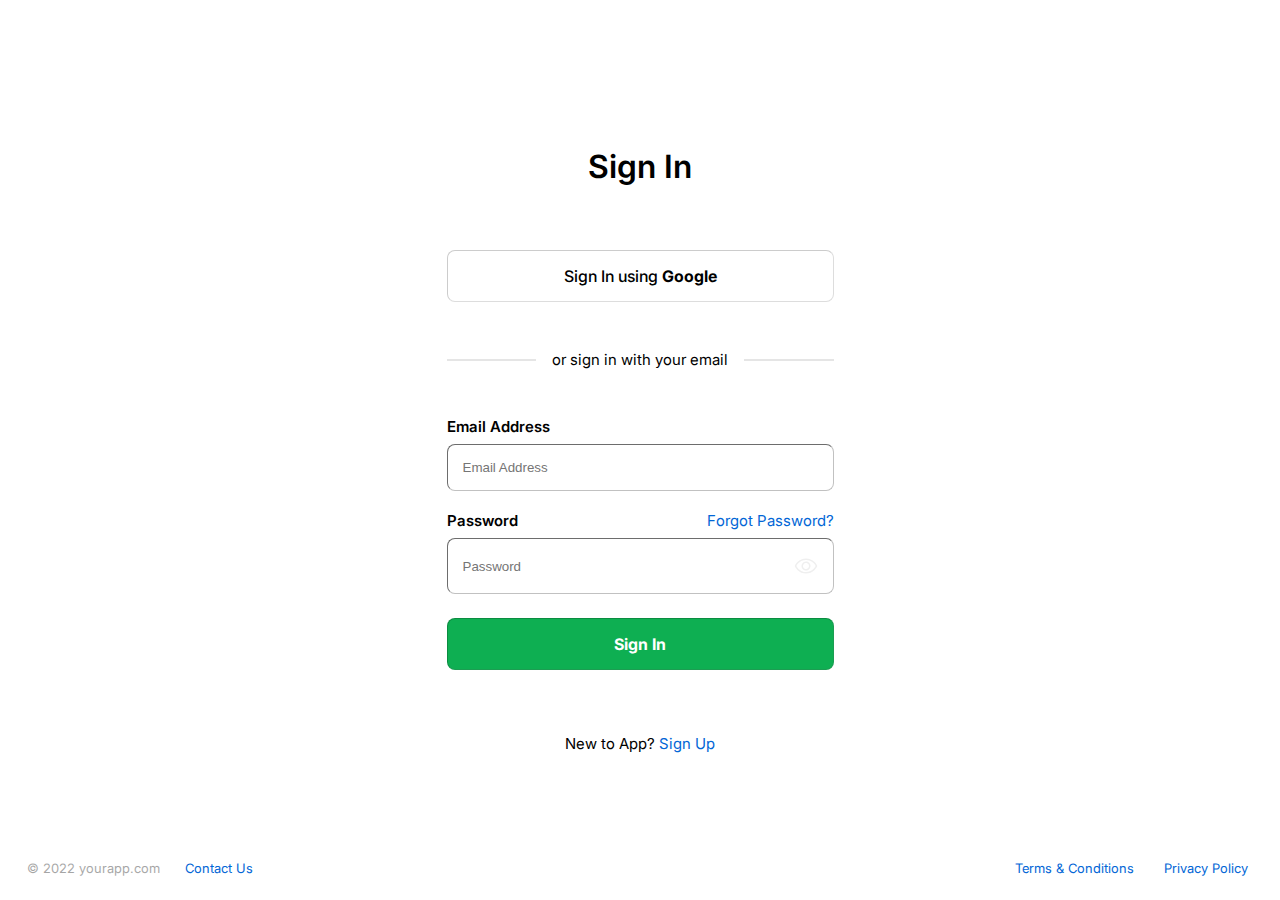
<file: Login Pages/Login-1/index.html>
<!DOCTYPE html>
<html lang="en">

<head>
    <meta charset="UTF-8">
    <meta name="viewport" content="width=device-width, initial-scale=1.0">
    <title>Login-1</title>
    <link rel="stylesheet" href="./css/style.css">
    <link rel="stylesheet" href="./css/media.css">
</head>

<body>
    <div class="screen">
        <div class="sign">
            <div class="sign-in">Sign In</div>
            <form class="form">
                <button class="google">
                    Sign In using <span>Google</span>
                </button>
                <div class="or-sign">
                    <div class="line"></div>
                    <div class="">or sign in with your email</div>
                    <div class="line"></div>
                </div>
                <div class="join">
                    <div class="label">
                        <label for="email">Email Address</label>
                        <div class="border">
                            <input type="email" id="email" placeholder="Email Address">
                        </div>
                    </div>
                    <div class="label">
                        <div class="between">
                            <label for="password">Password</label>
                            <a href="#" class="sign-up">Forgot Password?</a>
                        </div>
                        <div class="between border">
                            <input type="password" id="password" placeholder="Password">
                            <button class="click">
                                <img src="./img/eye.svg" alt="" class="start_img">
                                <img src="./img/no-eye.svg" alt="" class="active_img">
                            </button>
                        </div>
                    </div>
                    <button class="button-sign">Sign In</button>
                </div>
            </form>
            <div class="new">
                New to App?
                <a href="#" class="sign-up">Sign Up</a>
            </div>
        </div>
        <div class="bottom">
            <div class="link">
                <div class="yourapp">© 2022 yourapp.com</div>
                <a href="#" class="sign-up">Contact Us</a>
            </div>
            <div class="link">
                <a href="#" class="sign-up">Terms & Conditions</a>
                <a href="#" class="sign-up">Privacy Policy</a>
            </div>
        </div>
    </div>
</body>

</html>
</file>
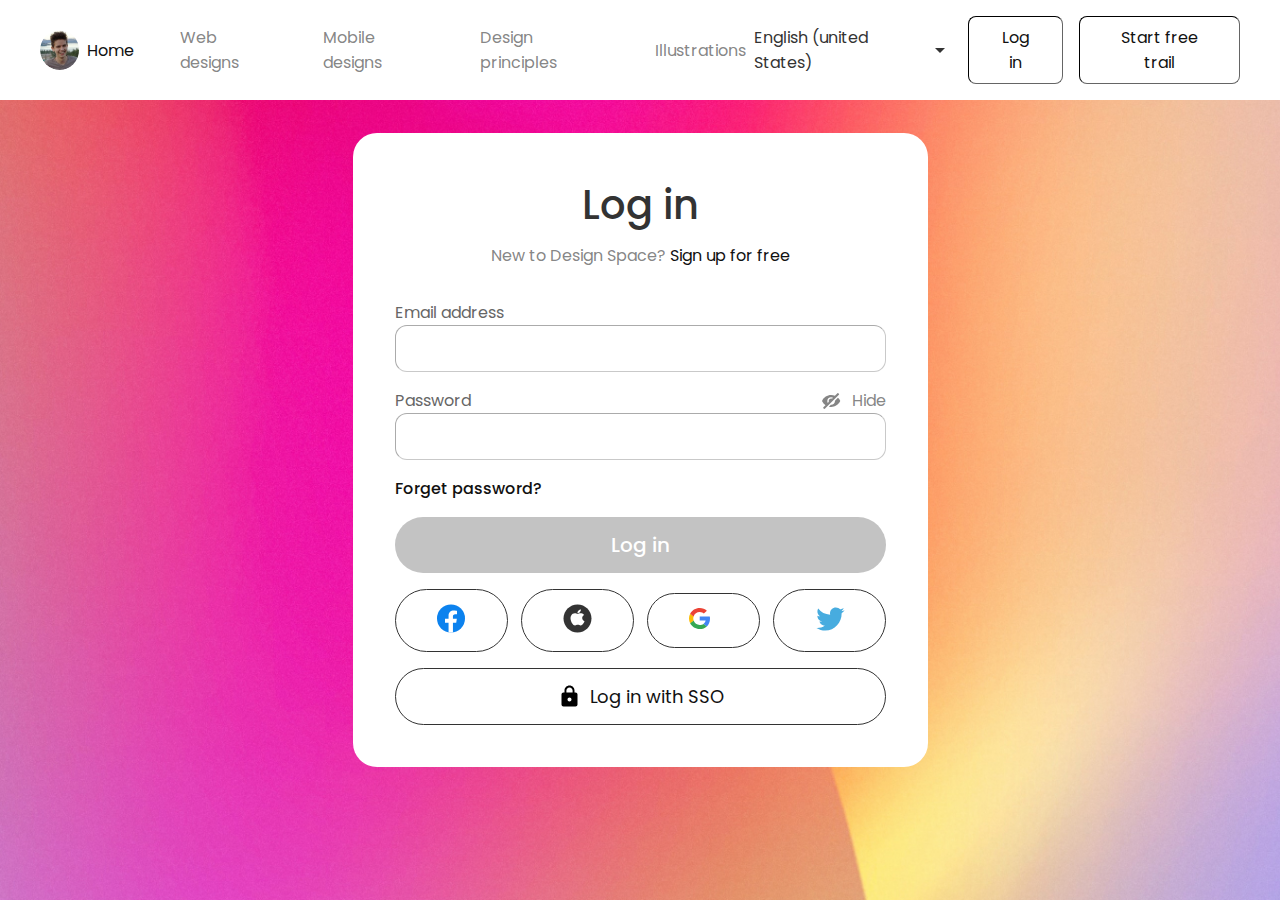
<file: Login Pages/Login-15/index.html>
<!DOCTYPE html>
<html lang="en">

<head>
    <meta charset="UTF-8">
    <meta name="viewport" content="width=device-width, initial-scale=1.0">
    <title>Login-9</title>
    <link rel="stylesheet" href="./css/style.css">
    <link rel="stylesheet" href="./css/media.css">
</head>

<body>
    <div class="screen">
        <div class="nav">
            <a href="#" class="logo"><img src="./img/logo.svg" alt=""></a>
            <div class="link md-none">
                <a href="#" class="dark">Home</a>
                <a href="#">Web designs</a>
                <a href="#">Mobile designs</a>
                <a href="#">Design principles</a>
                <a href="#">Illustrations</a>
            </div>
            <div class="button md-none">
                <div class="language">
                    English (united States)
                    <button class="img"><img src="./img/down.svg" alt=""></button>
                </div>
                <button class="log-in">Log in</button>
                <button class="log-in">Start free trail</button>
            </div>
            <a href="#" class="dark none">Home</a>
            <div class="none">
                <button><span></span></button>
            </div>
        </div>
        <div class="login">
            <div class="sign">
                <div class="title">
                    <div class="title__big">Log in</div>
                    <div class="title__small">New to Design Space? <a href="#">Sign up for free</a></div>
                </div>
                <form class="form">
                    <div class="input">
                        <label for="email">Email address</label>
                        <input type="email" id="email">
                    </div>
                    <div class="input">
                        <div class="between">
                            <label for="password">Password</label>
                            <button class="hide"><img src="./img/hide.svg" alt="">Hide</button>
                        </div>
                        <input type="password" id="password">
                    </div>
                    <a href="#" class="forget">Forget password?</a>
                    <button class="click">Log in</button>
                    <div class="social">
                        <a href="#" class="social__border"><img src="./img/facebook.svg" alt=""></a>
                        <a href="#" class="social__border"><img src="./img/apple.svg" alt=""></a>
                        <a href="#" class="social__border"><img src="./img/google.svg" alt=""></a>
                        <a href="#" class="social__border"><img src="./img/twitter.svg" alt=""></a>
                    </div>
                    <button class="lock">
                        <img src="./img/lock.svg" alt="">
                        Log in with SSO
                    </button>
                </form>
            </div>
        </div>
    </div>
</body>

</html>
</file>
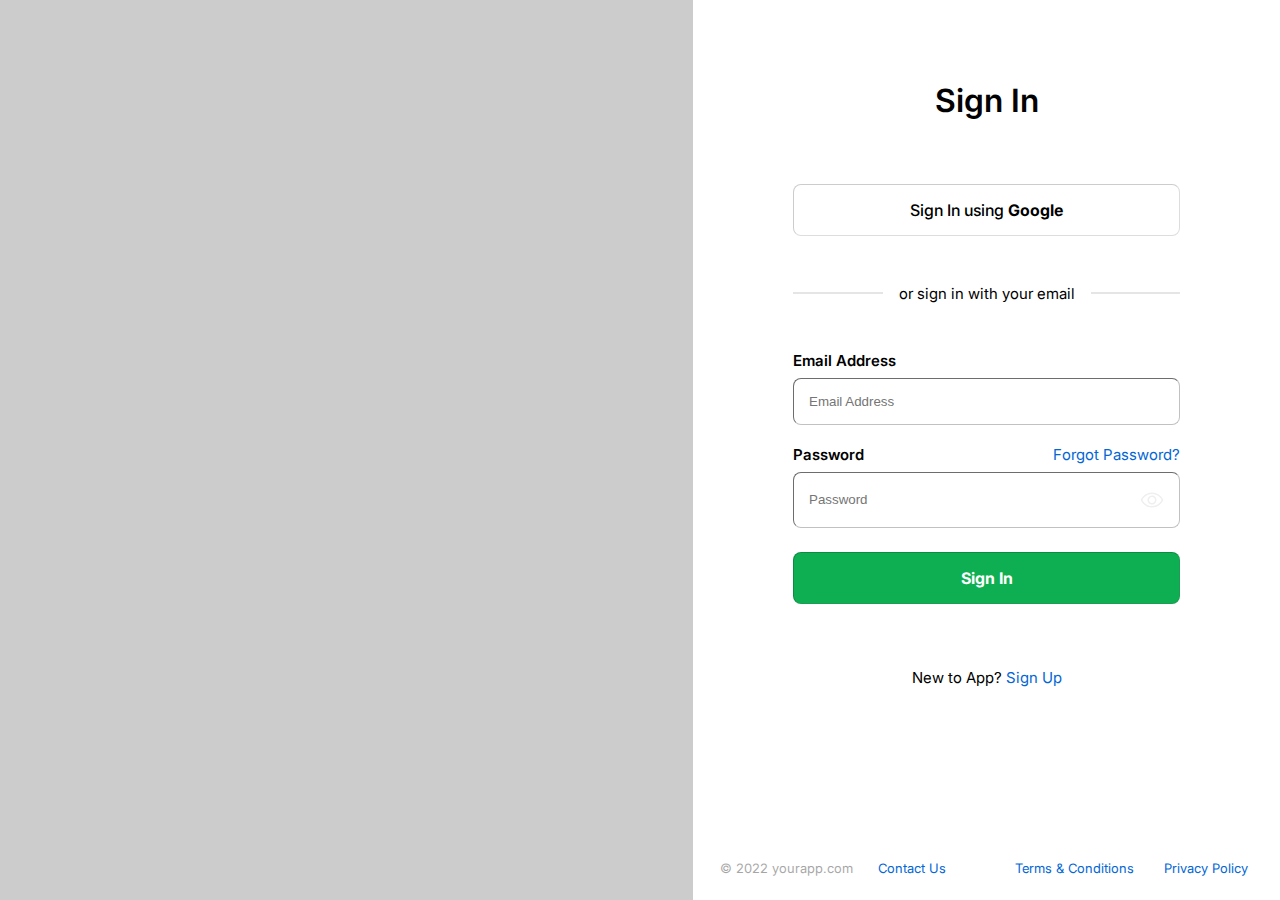
<file: Login Pages/Login-2/index.html>
<!DOCTYPE html>
<html lang="en">

<head>
    <meta charset="UTF-8">
    <meta name="viewport" content="width=device-width, initial-scale=1.0">
    <title>Login-2</title>
    <link rel="stylesheet" href="./css/style.css">
    <link rel="stylesheet" href="./css/media.css">
</head>

<body>
    <div class="login">
        <div class="screen">
            <div class="sign">
                <div class="sign-in">Sign In</div>
                <form class="form">
                    <button class="google">
                        Sign In using <span>Google</span>
                    </button>
                    <div class="or-sign">
                        <div class="line"></div>
                        <div class="">or sign in with your email</div>
                        <div class="line"></div>
                    </div>
                    <div class="join">
                        <div class="label">
                            <label for="email">Email Address</label>
                            <div class="border">
                                <input type="email" id="email" placeholder="Email Address">
                            </div>
                        </div>
                        <div class="label">
                            <div class="between">
                                <label for="password">Password</label>
                                <a href="#" class="sign-up">Forgot Password?</a>
                            </div>
                            <div class="between border">
                                <input type="password" id="password" placeholder="Password">
                                <button class="click">
                                    <img src="./img/eye.svg" alt="" class="start_img">
                                    <img src="./img/no-eye.svg" alt="" class="active_img">
                                </button>
                            </div>
                        </div>
                        <button class="button-sign">Sign In</button>
                    </div>
                </form>
                <div class="new">
                    New to App?
                    <a href="#" class="sign-up">Sign Up</a>
                </div>
            </div>
            <div class="bottom">
                <div class="link">
                    <div class="yourapp">© 2022 yourapp.com</div>
                    <a href="#" class="sign-up">Contact Us</a>
                </div>
                <div class="link">
                    <a href="#" class="sign-up">Terms & Conditions</a>
                    <a href="#" class="sign-up">Privacy Policy</a>
                </div>
            </div>
        </div>
    </div>
</body>

</html>
</file>
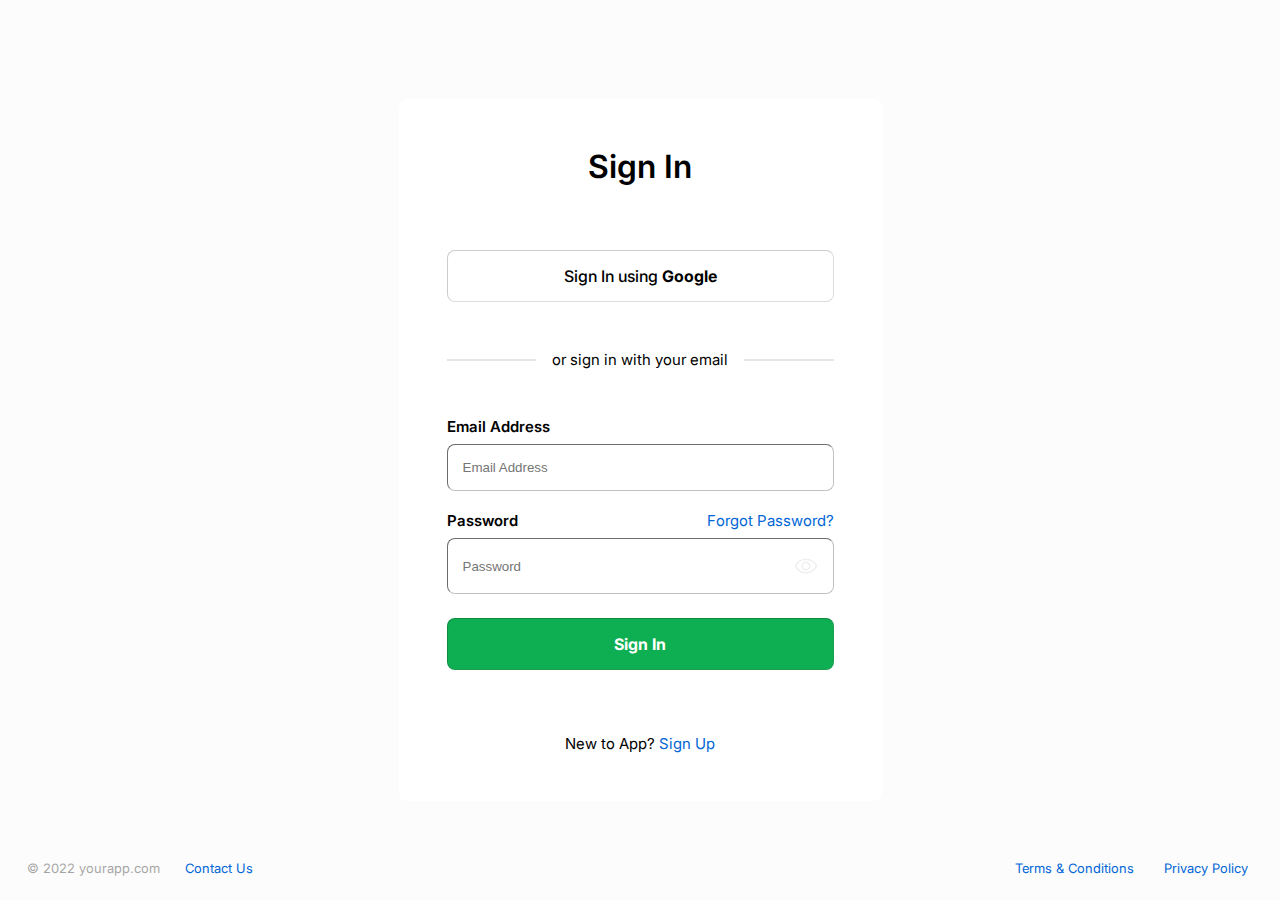
<file: Login Pages/Login-3/index.html>
<!DOCTYPE html>
<html lang="en">

<head>
    <meta charset="UTF-8">
    <meta name="viewport" content="width=device-width, initial-scale=1.0">
    <title>Login-3</title>
    <link rel="stylesheet" href="./css/style.css">
    <link rel="stylesheet" href="./css/media.css">
</head>

<body>
    <div class="screen">
        <div class="sign">
            <div class="sign-in">Sign In</div>
            <form class="form">
                <button class="google">
                    Sign In using <span>Google</span>
                </button>
                <div class="or-sign">
                    <div class="line"></div>
                    <div class="">or sign in with your email</div>
                    <div class="line"></div>
                </div>
                <div class="join">
                    <div class="label">
                        <label for="email">Email Address</label>
                        <div class="border">
                            <input type="email" id="email" placeholder="Email Address">
                        </div>
                    </div>
                    <div class="label">
                        <div class="between">
                            <label for="password">Password</label>
                            <a href="#" class="sign-up">Forgot Password?</a>
                        </div>
                        <div class="between border">
                            <input type="password" id="password" placeholder="Password">
                            <button class="click">
                                <img src="./img/eye.svg" alt="" class="start_img">
                                <img src="./img/no-eye.svg" alt="" class="active_img">
                            </button>
                        </div>
                    </div>
                    <button class="button-sign">Sign In</button>
                </div>
            </form>
            <div class="new">
                New to App?
                <a href="#" class="sign-up">Sign Up</a>
            </div>
        </div>
        <div class="bottom">
            <div class="link">
                <div class="yourapp">© 2022 yourapp.com</div>
                <a href="#" class="sign-up">Contact Us</a>
            </div>
            <div class="link">
                <a href="#" class="sign-up">Terms & Conditions</a>
                <a href="#" class="sign-up">Privacy Policy</a>
            </div>
        </div>
    </div>
</body>

</html>
</file>
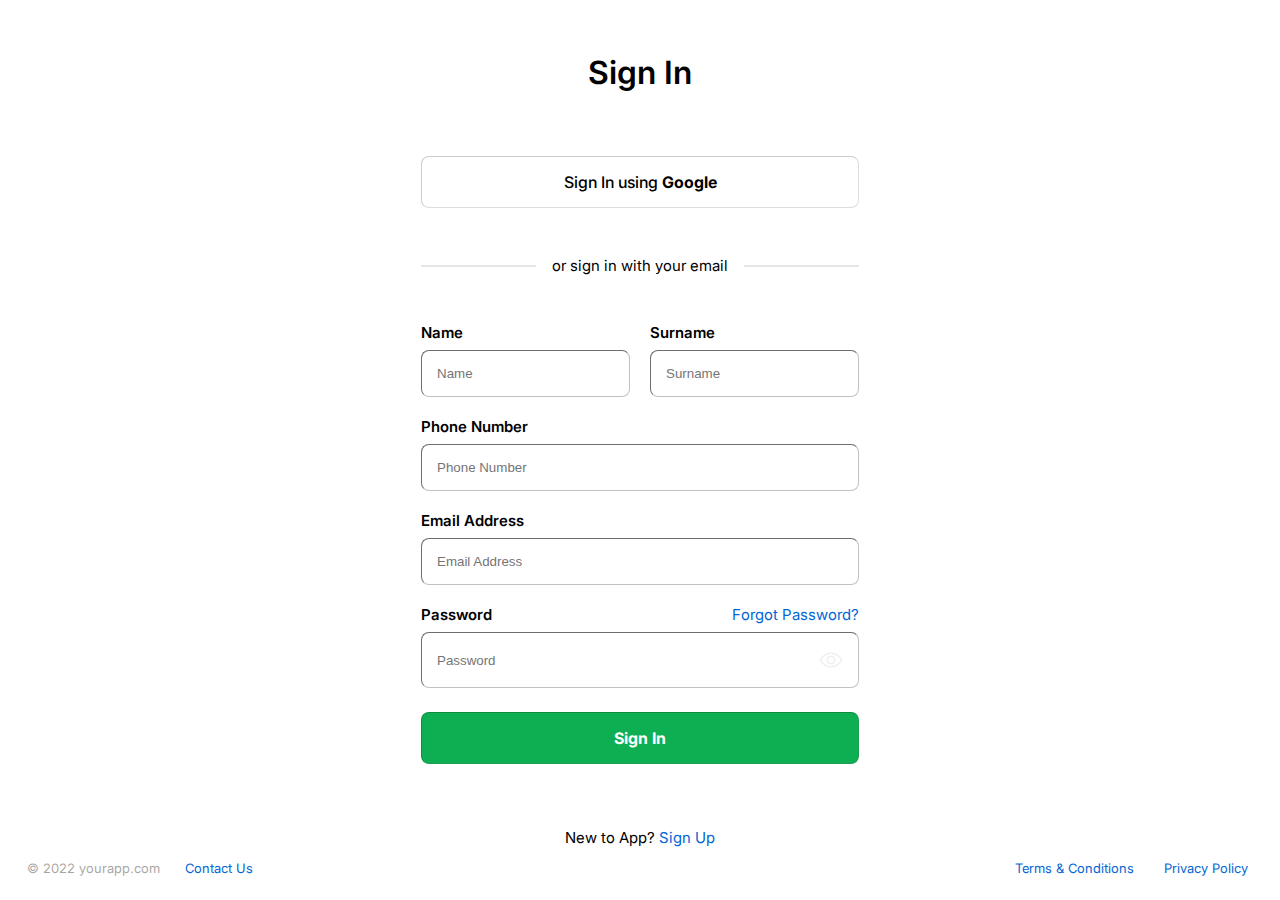
<file: Login Pages/Login-4/index.html>
<!DOCTYPE html>
<html lang="en">

<head>
    <meta charset="UTF-8">
    <meta name="viewport" content="width=device-width, initial-scale=1.0">
    <title>Login-4</title>
    <link rel="stylesheet" href="./css/style.css">
    <link rel="stylesheet" href="./css/media.css">
</head>

<body>
    <div class="screen">
        <div class="sign">
            <div class="sign-in">Sign In</div>
            <form class="form">
                <button class="google">
                    Sign In using <span>Google</span>
                </button>
                <div class="or-sign">
                    <div class="line"></div>
                    <div class="">or sign in with your email</div>
                    <div class="line"></div>
                </div>
                <div class="join">
                    <div class="surname">
                        <div class="label">
                            <label for="name">Name</label>
                            <div class="border">
                                <input type="text" id="name" placeholder="Name" required>
                            </div>
                        </div>
                        <div class="label">
                            <label for="surname">Surname</label>
                            <div class="border">
                                <input type="text" id="surname" placeholder="Surname" required>
                            </div>
                        </div>
                    </div>
                    <div class="label">
                        <label for="number">Phone Number</label>
                        <div class="border">
                            <input type="number" id="number" placeholder="Phone Number">
                        </div>
                    </div>
                    <div class="label">
                        <label for="email">Email Address</label>
                        <div class="border">
                            <input type="email" id="email" placeholder="Email Address">
                        </div>
                    </div>
                    <div class="label">
                        <div class="between">
                            <label for="password">Password</label>
                            <a href="#" class="sign-up">Forgot Password?</a>
                        </div>
                        <div class="between border">
                            <input type="password" id="password" placeholder="Password" required>
                            <button class="click">
                                <img src="./img/eye.svg" alt="" class="start_img">
                                <img src="./img/no-eye.svg" alt="" class="active_img">
                            </button>
                        </div>
                    </div>
                    <button class="button-sign">Sign In</button>
                </div>
            </form>
            <div class="new">
                New to App?
                <a href="#" class="sign-up">Sign Up</a>
            </div>
        </div>
        <div class="bottom">
            <div class="link">
                <div class="yourapp">© 2022 yourapp.com</div>
                <a href="#" class="sign-up">Contact Us</a>
            </div>
            <div class="link">
                <a href="#" class="sign-up">Terms & Conditions</a>
                <a href="#" class="sign-up">Privacy Policy</a>
            </div>
        </div>
    </div>
</body>

</html>
</file>
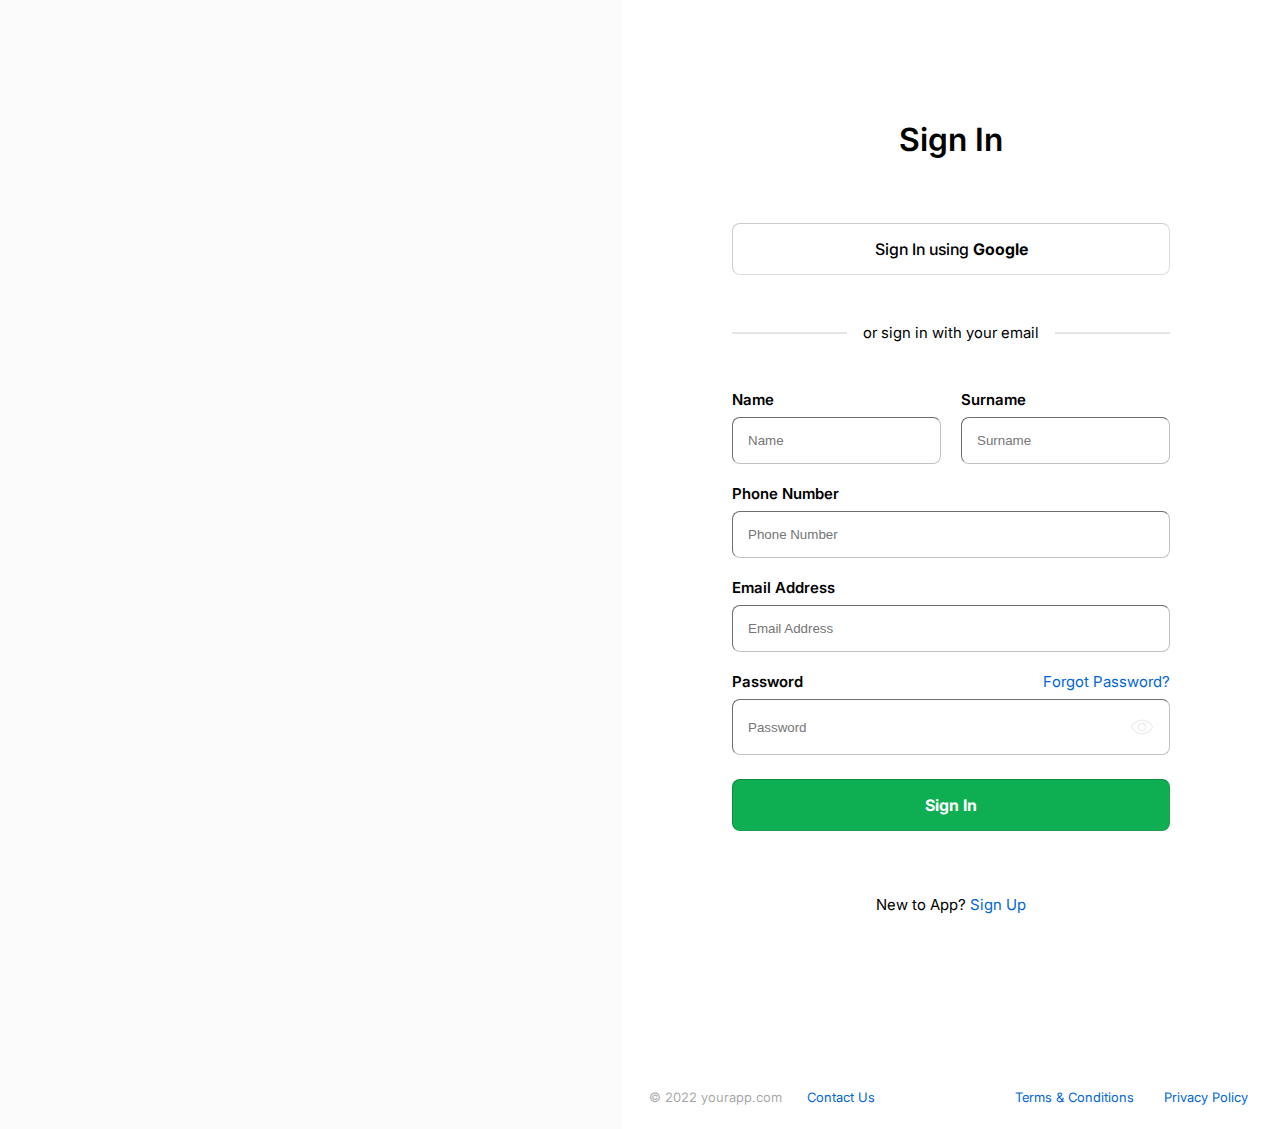
<file: Login Pages/Login-5/index.html>
<!DOCTYPE html>
<html lang="en">

<head>
    <meta charset="UTF-8">
    <meta name="viewport" content="width=device-width, initial-scale=1.0">
    <title>Login-5</title>
    <link rel="stylesheet" href="./css/style.css">
    <link rel="stylesheet" href="./css/media.css">
</head>

<body>
    <div class="login">
        <div class="screen">
            <div class="sign">
                <div class="sign-in">Sign In</div>
                <form class="form">
                    <button class="google">
                        Sign In using <span>Google</span>
                    </button>
                    <div class="or-sign">
                        <div class="line"></div>
                        <div class="">or sign in with your email</div>
                        <div class="line"></div>
                    </div>
                    <div class="join">
                        <div class="surname">
                            <div class="label">
                                <label for="name">Name</label>
                                <div class="border">
                                    <input type="text" id="name" placeholder="Name" required>
                                </div>
                            </div>
                            <div class="label">
                                <label for="surname">Surname</label>
                                <div class="border">
                                    <input type="text" id="surname" placeholder="Surname" required>
                                </div>
                            </div>
                        </div>
                        <div class="label">
                            <label for="number">Phone Number</label>
                            <div class="border">
                                <input type="number" id="number" placeholder="Phone Number">
                            </div>
                        </div>
                        <div class="label">
                            <label for="email">Email Address</label>
                            <div class="border">
                                <input type="email" id="email" placeholder="Email Address">
                            </div>
                        </div>
                        <div class="label">
                            <div class="between">
                                <label for="password">Password</label>
                                <a href="#" class="sign-up">Forgot Password?</a>
                            </div>
                            <div class="between border">
                                <input type="password" id="password" placeholder="Password" required>
                                <button class="click">
                                    <img src="./img/eye.svg" alt="" class="start_img">
                                    <img src="./img/no-eye.svg" alt="" class="active_img">
                                </button>
                            </div>
                        </div>
                        <button class="button-sign">Sign In</button>
                    </div>
                </form>
                <div class="new">
                    New to App?
                    <a href="#" class="sign-up">Sign Up</a>
                </div>
            </div>
            <div class="bottom">
                <div class="link">
                    <div class="yourapp">© 2022 yourapp.com</div>
                    <a href="#" class="sign-up">Contact Us</a>
                </div>
                <div class="link">
                    <a href="#" class="sign-up">Terms & Conditions</a>
                    <a href="#" class="sign-up">Privacy Policy</a>
                </div>
            </div>
        </div>
    </div>
</body>

</html>
</file>
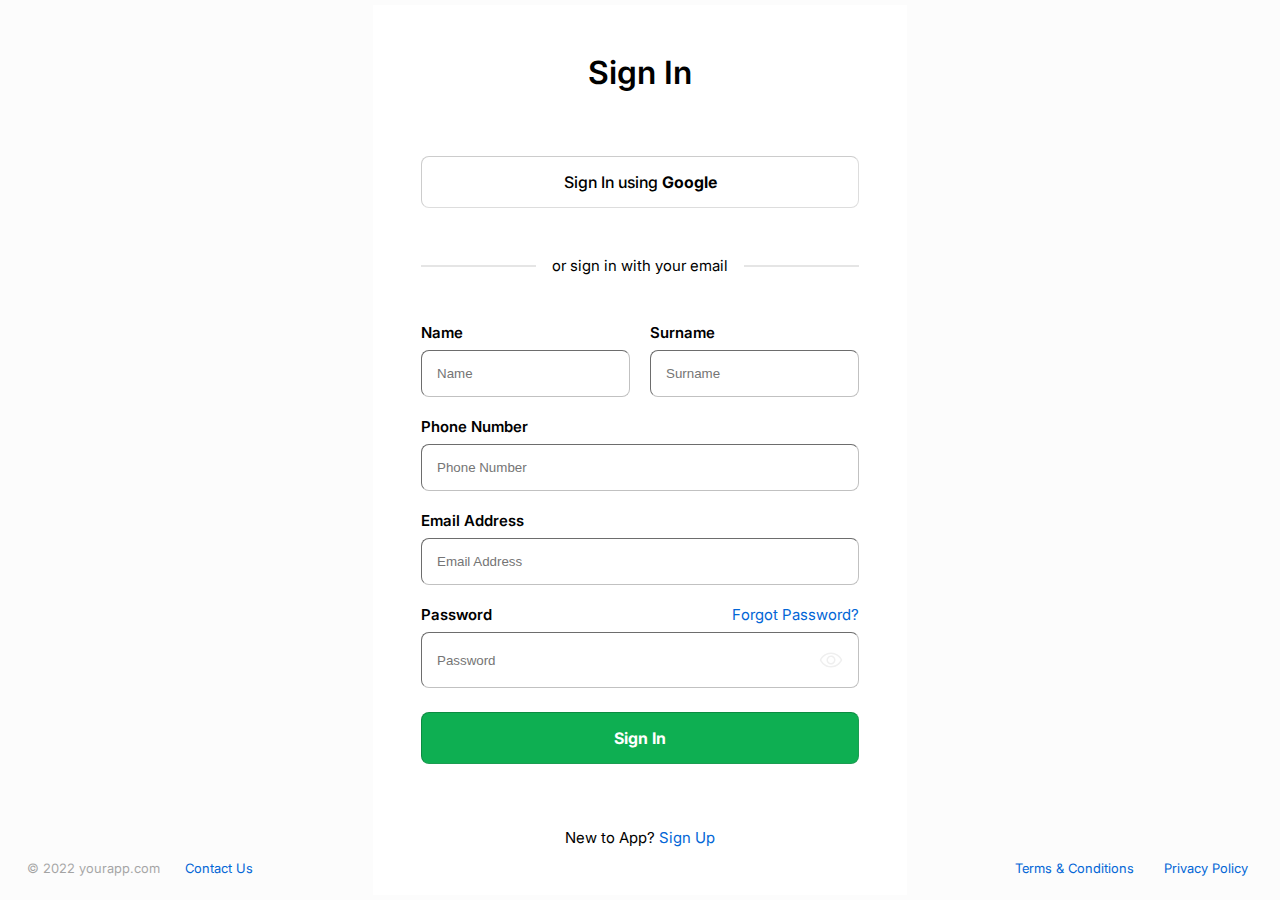
<file: Login Pages/Login-6/index.html>
<!DOCTYPE html>
<html lang="en">

<head>
    <meta charset="UTF-8">
    <meta name="viewport" content="width=device-width, initial-scale=1.0">
    <title>Login-6</title>
    <link rel="stylesheet" href="./css/style.css">
    <link rel="stylesheet" href="./css/media.css">
</head>

<body>
    <div class="screen">
        <div class="sign">
            <div class="sign-in">Sign In</div>
            <form class="form">
                <button class="google">
                    Sign In using <span>Google</span>
                </button>
                <div class="or-sign">
                    <div class="line"></div>
                    <div class="">or sign in with your email</div>
                    <div class="line"></div>
                </div>
                <div class="join">
                    <div class="surname">
                        <div class="label">
                            <label for="name">Name</label>
                            <div class="border">
                                <input type="text" id="name" placeholder="Name" required>
                            </div>
                        </div>
                        <div class="label">
                            <label for="surname">Surname</label>
                            <div class="border">
                                <input type="text" id="surname" placeholder="Surname" required>
                            </div>
                        </div>
                    </div>
                    <div class="label">
                        <label for="number">Phone Number</label>
                        <div class="border">
                            <input type="number" id="number" placeholder="Phone Number">
                        </div>
                    </div>
                    <div class="label">
                        <label for="email">Email Address</label>
                        <div class="border">
                            <input type="email" id="email" placeholder="Email Address">
                        </div>
                    </div>
                    <div class="label">
                        <div class="between">
                            <label for="password">Password</label>
                            <a href="#" class="sign-up">Forgot Password?</a>
                        </div>
                        <div class="between border">
                            <input type="password" id="password" placeholder="Password" required>
                            <button class="click">
                                <img src="./img/eye.svg" alt="" class="start_img">
                                <img src="./img/no-eye.svg" alt="" class="active_img">
                            </button>
                        </div>
                    </div>
                    <button class="button-sign">Sign In</button>
                </div>
            </form>
            <div class="new">
                New to App?
                <a href="#" class="sign-up">Sign Up</a>
            </div>
        </div>
        <div class="bottom">
            <div class="link">
                <div class="yourapp">© 2022 yourapp.com</div>
                <a href="#" class="sign-up">Contact Us</a>
            </div>
            <div class="link">
                <a href="#" class="sign-up">Terms & Conditions</a>
                <a href="#" class="sign-up">Privacy Policy</a>
            </div>
        </div>
    </div>
</body>

</html>
</file>
<file: Login Pages/Login-1/css/style.css>
@font-face {
  font-family: "bold";
  src: url("../font/bold.ttf");
}
@font-face {
  font-family: "medium";
  src: url("../font/medium.ttf");
}
@font-face {
  font-family: "regular";
  src: url("../font/regular.ttf");
}
@font-face {
  font-family: "semibold";
  src: url("../font/semibold.ttf");
}
* {
  padding: 0;
  margin: 0;
  box-sizing: border-box;
}
.screen {
  font-family: "regular";
  height: 100svh;
  width: auto;
  background: #fff;
  display: flex;
  align-items: center;
  justify-content: center;
  position: relative;
  user-select: none;
  color: #000;
}
.bottom {
  position: absolute;
  bottom: 0;
  left: 0;
  right: 0;
  padding: 12px 27px;
  display: flex;
  align-items: center;
  justify-content: space-between;
}
.bottom .link {
  display: flex;
  align-items: center;
  gap: 20px;
}
.link .yourapp {
  font-size: 13px;
  opacity: 35%;
}
.link .sign-up {
  font-size: 13px;
  padding: 12px 5px;
  text-decoration: none;
}
.link .sign-up:hover {
  text-decoration: underline;
}
.sign {
  display: flex;
  flex-direction: column;
  align-items: center;
  gap: 64px;
}
.sign .sign-in {
  font-family: "semibold";
  font-size: 32px;
}
.sign .new {
  font-size: 15px;
}
.form {
  display: flex;
  flex-direction: column;
  gap: 48px;
}
.form .google {
  padding: 15px 116px;
  border: 1px inset rgba(0, 0, 0, 0.2);
  border-radius: 8px;
  background: transparent;
  font-family: "medium";
  font-size: 16px;
}
.form .google span {
  font-family: "bold";
}
.form .google:hover {
  background: #f5f5f5;
}
.form .or-sign {
  font-size: 15px;
  display: flex;
  align-items: center;
  gap: 16px;
}
.or-sign .line {
  width: 100%;
  height: 1px;
  border: 1px solid rgba(0, 0, 0, 0.1);
  flex: 1;
}
.join {
  display: flex;
  flex-direction: column;
  gap: 20px;
}
.join .button-sign {
  background: #0eaf52;
  border: 1px inset rgba(0, 0, 0, 0.2);
  border-radius: 8px;
  color: #fff;
  padding: 15px 0;
  font-family: "bold";
  font-size: 16px;
  margin-top: 4px;
}
.join .button-sign:hover {
  box-shadow: 0px 1px 3px 0px rgba(0, 0, 0, 0.15);
  border: 1px inset transparent;
}
.join .label label {
  display: flex;
  flex-direction: column;
  gap: 8px;
  font-family: "semibold";
  font-size: 15px;
}
.label {
  display: flex;
  flex-direction: column;
  gap: 8px;
}
.label .between {
  display: flex;
  align-items: center;
  justify-content: space-between;
}
.click {
  border: unset;
  background: unset;
  display: flex;
  align-items: center;
  justify-content: center;
  padding: 15px;
}
.click img {
  width: 24px;
  height: 24px;
}
.border {
  border-radius: 8px;
  border: 1px inset #c1c1c1;
  overflow: hidden;
}
.border input {
  padding: 15px 15px;
  width: 100%;
  background: transparent;
  outline: unset;
  border: unset;
}
button {
  cursor: pointer;
}
.sign-up {
  color: #0266d6;
  font-size: 15px;
  text-decoration: none;
}
.sign-up:hover {
  text-decoration: underline;
}
.active_img {
  display: none;
}
.click:focus .active_img {
  display: block;
}
.click:focus .start_img {
  display: none;
}
</file>
<file: Login Pages/Login-1/css/media.css>
@media (max-width: 500px) {
  .bottom {
    flex-direction: column;
  }
  .screen .bottom a {
    text-decoration: underline;
  }
  .screen a {
    text-decoration: underline;
  }
}
</file>
<file: Login Pages/Login-15/css/style.css>
* {
  padding: 0;
  margin: 0;
  box-sizing: border-box;
}
@font-face {
  font-family: "avenir-book";
  src: url("../font/avenir-book.ttf");
}
@font-face {
  font-family: "avenir-medium";
  src: url("../font/avenir-medium.ttf");
}
@font-face {
  font-family: "avenir-roman";
  src: url("../font/avenir-roman.otf");
}
@font-face {
  font-family: "p-light";
  src: url("../font/p-light.ttf");
}
@font-face {
  font-family: "p-medium";
  src: url("../font/p-medium.ttf");
}
@font-face {
  font-family: "p-regular";
  src: url("../font/p-regular.ttf");
}
@font-face {
  font-family: "p-semibold";
  src: url("../font/p-semibold.ttf");
}
.screen {
  width: 100%;
  height: 100svh;
  user-select: none;
}
.nav {
  position: fixed;
  top: 0;
  right: 0;
  left: 0;
  background: #fff;
  padding: 16px 40px;
  display: flex;
  align-items: center;
  justify-content: space-between;
}
.logo {
  width: 40px;
  height: 40px;
  border-radius: 50%;
  overflow: hidden;
}
.logo:hover {
  box-shadow: 0px 0px 10px 4px rgba(0, 0, 0, 0.3);
}
.link {
  display: flex;
  align-items: center;
  gap: 30px;
}
.link .dark {
  color: #111111;
}
.link a {
  font-family: "p-regular";
  font-size: 16px;
  color: rgba(102, 102, 102, 0.8);
  text-decoration: none;
  padding: 8px;
}
.link a:hover {
  color: #111111;
}
.button {
  display: flex;
  align-items: center;
  gap: 16px;
}
.button .language {
  display: flex;
  align-items: center;
  gap: 2px;
  font-family: "p-regular";
  font-size: 16px;
  color: #333333;
}
.button .language .img {
  border: unset;
  display: flex;
  align-items: center;
  justify-content: center;
}
.button .log-in {
  border: 1px inset #111111;
  border-radius: 8px;
  padding: 8px 25px;
  font-family: "p-regular";
  font-size: 16px;
  color: #111111;
  transition: background linear 0.2s;
}
.button .log-in:hover {
  background: #111111;
  color: #fff;
}
button {
  cursor: pointer;
  background: unset;
}
.login {
  background-image: url(../img/login.jpg);
  background-position: center center;
  background-size: cover;
  width: 100%;
  height: 100%;
  display: flex;
  align-items: center;
  justify-content: center;
}
.sign {
  background: #fff;
  padding: 42px;
  border-radius: 24px;
  display: flex;
  flex-direction: column;
  align-items: center;
  gap: 32px;
}
.sign .title {
  display: flex;
  flex-direction: column;
  align-items: center;
  gap: 8px;
}
.sign .title__big {
  font-family: "p-medium";
  font-size: 40px;
  color: #333333;
}
.sign .title__small {
  color: rgba(102, 102, 102, 0.8);
  font-family: "p-regular";
  font-size: 16px;
}
.sign .title__small a {
  font-family: "p-regular";
  color: #111111;
  text-decoration: none;
}
.sign .title__small a:hover {
  text-decoration: underline;
}
.form {
  display: flex;
  flex-direction: column;
  gap: 16px;
  width: 100%;
}
.input {
  width: 100%;
}
.input label {
  display: block;
  color: #666666;
  font-family: "p-regular";
  font-size: 16px;
}
.input input {
  width: 100%;
  border: 1px inset rgba(102, 102, 102, 0.35);
  border-radius: 12px;
  padding: 15px;
  outline: unset;
}
.input input:focus {
  border: 1px inset #111111;
}
.between {
  display: flex;
  align-items: center;
  justify-content: space-between;
}
.between .hide {
  display: flex;
  align-items: center;
  gap: 8px;
  border: unset;
  background: transparent;
  color: rgba(102, 102, 102, 0.8);
  font-family: "p-regular";
  font-size: 16px;
}
.between .hide:hover {
  color: #111111;
}
.between .hide:hover img {
  filter: brightness(0) invert(0);
}
.forget {
  font-family: "p-medium";
  font-size: 16px;
  color: #111111;
  text-decoration: none;
  display: block;
  width: fit-content;
}
.forget:hover {
  text-decoration: underline;
}
.click {
  border-radius: 32px;
  background: rgba(17, 17, 17, 0.25);
  padding: 13px 210px;
  border: unset;
  font-family: "p-medium";
  font-size: 20px;
  color: #fff;
  transition: background linear 0.2s;
}
.click:hover {
  background: #333333;
}
.social {
  display: grid;
  grid-template-columns: repeat(4, 1fr);
  align-items: center;
  gap: 13px;
}
.social__border {
  border-radius: 40px;
  border: 1px solid #333333;
  padding: 12px 39px;
  display: block;
}
.social__border:hover {
  background: rgba(17, 17, 17, 0.25);
  border: 1px solid rgba(17, 17, 17, 0.25);
}
.lock {
  display: flex;
  align-items: center;
  justify-content: center;
  gap: 8px;
  border-radius: 32px;
  border: 1px solid #333333;
  padding: 14px 0;
  width: 100%;
  font-family: 'p-regular';
  font-size: 18px;
  color: #111111;
}
.lock:hover {
  background: rgba(17, 17, 17, 0.25);
  border: 1px solid rgba(17, 17, 17, 0.25);
  color: #fff;
}
.none {
  display: none;
}
</file>
<file: Login Pages/Login-15/css/media.css>
@media (max-width: 1024px) {
  .none {
    display: block;
  }
  .none button {
    display: flex;
    flex-direction: column;
    gap: 5px;
    border: unset;
    background: transparent;
  }
  .none button::after,
  .none button::before {
    content: "";
    width: 25px;
    height: 4px;
    background: #111111;
    border-radius: 16px;
  }
  .none span {
    width: 25px;
    height: 4px;
    background: rgba(17, 17, 17, 0.25);
    border-radius: 16px;
  }
  .md-none {
    display: none;
  }
  .nav {
    padding: 16px 60px;
  }
  .dark {
    font-family: 'p-regular';
    font-size: 16px;
    color: #111111;
    text-decoration: none;
  }
  .dark:hover {
    text-decoration: underline;
  }
}
@media (max-width: 500px) {
  .click {
    padding: 13px 100px;
  }
  .sign {
    padding: 20px;
  }
  .social {
    grid-template-columns: repeat(2, 1fr);
    gap: 10px;
  }
  .social__border {
    padding: 12px 20px;
    display: flex;
    align-items: center;
    justify-content: center;
  }
  .sign .title__big {
    font-size: 30px;
  }
}
</file>
<file: Login Pages/Login-2/css/style.css>
@font-face {
    font-family: "bold";
    src: url("../font/bold.ttf");
}
@font-face {
    font-family: "medium";
    src: url("../font/medium.ttf");
}
@font-face {
    font-family: "regular";
    src: url("../font/regular.ttf");
}
@font-face {
    font-family: "semibold";
    src: url("../font/semibold.ttf");
}
* {
    padding: 0;
    margin: 0;
    box-sizing: border-box;
}
.login {
    background: #ccc;
    display: flex;
    align-items: right;
    justify-content: right;
}
.screen {
    font-family: "regular";
    height: 100svh;
    width: auto;
    background: #fff;
    display: flex;
    align-items: center;
    justify-content: center;
    position: relative;
    user-select: none;
    color: #000;
    padding: 120px 100px 253px 100px;
}
.bottom {
    position: absolute;
    bottom: 0;
    left: 0;
    right: 0;
    padding: 12px 27px;
    display: flex;
    align-items: center;
    justify-content: space-between;
}
.bottom .link {
    display: flex;
    align-items: center;
    gap: 20px;
}
.link .yourapp {
    font-size: 13px;
    opacity: 35%;
}
.link .sign-up {
    font-size: 13px;
    padding: 12px 5px;
    text-decoration: none;
}
.link .sign-up:hover {
    text-decoration: underline;
}
.sign {
    display: flex;
    flex-direction: column;
    align-items: center;
    gap: 64px;
}
.sign .sign-in {
    font-family: "semibold";
    font-size: 32px;
}
.sign .new {
    font-size: 15px;
}
.form {
    display: flex;
    flex-direction: column;
    gap: 48px;
}
.form .google {
    padding: 15px 116px;
    border: 1px inset rgba(0, 0, 0, 0.2);
    border-radius: 8px;
    background: transparent;
    font-family: "medium";
    font-size: 16px;
}
.form .google span {
    font-family: "bold";
}
.form .google:hover {
    background: #f5f5f5;
}
.form .or-sign {
    font-size: 15px;
    display: flex;
    align-items: center;
    gap: 16px;
}
.or-sign .line {
    width: 100%;
    height: 1px;
    border: 1px solid rgba(0, 0, 0, 0.1);
    flex: 1;
}
.join {
    display: flex;
    flex-direction: column;
    gap: 20px;
}
.join .button-sign {
    background: #0eaf52;
    border: 1px inset rgba(0, 0, 0, 0.2);
    border-radius: 8px;
    color: #fff;
    padding: 15px 0;
    font-family: "bold";
    font-size: 16px;
    margin-top: 4px;
}
.join .button-sign:hover {
    box-shadow: 0px 1px 3px 0px rgba(0, 0, 0, 0.15);
    border: 1px inset transparent;
}
.join .label label {
    display: flex;
    flex-direction: column;
    gap: 8px;
    font-family: "semibold";
    font-size: 15px;
}
.label {
    display: flex;
    flex-direction: column;
    gap: 8px;
}
.label .between {
    display: flex;
    align-items: center;
    justify-content: space-between;
}
.click {
    border: unset;
    background: unset;
    display: flex;
    align-items: center;
    justify-content: center;
    padding: 15px;
}
.click img {
    width: 24px;
    height: 24px;
}
.border {
    border-radius: 8px;
    border: 1px inset #c1c1c1;
    overflow: hidden;
}
.border input {
    padding: 15px 15px;
    width: 100%;
    background: transparent;
    outline: unset;
    border: unset;
}
button {
    cursor: pointer;
}
.active_img {
    display: none;
}
.click:focus .active_img {
    display: block;
}
.click:focus .start_img {
    display: none;
}
.sign-up {
    color: #0266d6;
    font-size: 15px;
    text-decoration: none;
}
.sign-up:hover {
    text-decoration: underline;
}
</file>
<file: Login Pages/Login-2/css/media.css>
@media (max-width: 500px) {
  .bottom {
    flex-direction: column;
  }
  .screen .bottom a {
    text-decoration: underline;
  }
  .screen a {
    text-decoration: underline;
  }
  .login {
    display: block;
  }
  .screen {
    padding: 0;
  }
}
</file>
<file: Login Pages/Login-3/css/style.css>
@font-face {
  font-family: "bold";
  src: url("../font/bold.ttf");
}
@font-face {
  font-family: "medium";
  src: url("../font/medium.ttf");
}
@font-face {
  font-family: "regular";
  src: url("../font/regular.ttf");
}
@font-face {
  font-family: "semibold";
  src: url("../font/semibold.ttf");
}
* {
  padding: 0;
  margin: 0;
  box-sizing: border-box;
}
.screen {
  font-family: "regular";
  height: 100svh;
  width: auto;
  background: #FCFCFC;
  display: flex;
  align-items: center;
  justify-content: center;
  position: relative;
  user-select: none;
  color: #000;
}
.bottom {
  position: absolute;
  bottom: 0;
  left: 0;
  right: 0;
  padding: 12px 27px;
  display: flex;
  align-items: center;
  justify-content: space-between;
}
.bottom .link {
  display: flex;
  align-items: center;
  gap: 20px;
}
.link .yourapp {
  font-size: 13px;
  opacity: 35%;
}
.link .sign-up {
  font-size: 13px;
  padding: 12px 5px;
  text-decoration: none;
}
.link .sign-up:hover {
  text-decoration: underline;
}
.sign {
  display: flex;
  flex-direction: column;
  align-items: center;
  gap: 64px;
  background: #fff;
  padding: 48px;
  border-radius: 8px;
}
.sign .sign-in {
  font-family: "semibold";
  font-size: 32px;
}
.sign .new {
  font-size: 15px;
}
.form {
  display: flex;
  flex-direction: column;
  gap: 48px;
}
.form .google {
  padding: 15px 116px;
  border: 1px inset rgba(0, 0, 0, 0.2);
  border-radius: 8px;
  background: transparent;
  font-family: "medium";
  font-size: 16px;
}
.form .google span {
  font-family: "bold";
}
.form .google:hover {
  background: #f5f5f5;
}
.form .or-sign {
  font-size: 15px;
  display: flex;
  align-items: center;
  gap: 16px;
}
.or-sign .line {
  width: 100%;
  height: 1px;
  border: 1px solid rgba(0, 0, 0, 0.1);
  flex: 1;
}
.join {
  display: flex;
  flex-direction: column;
  gap: 20px;
}
.join .button-sign {
  background: #0eaf52;
  border: 1px inset rgba(0, 0, 0, 0.2);
  border-radius: 8px;
  color: #fff;
  padding: 15px 0;
  font-family: "bold";
  font-size: 16px;
  margin-top: 4px;
}
.join .button-sign:hover {
  box-shadow: 0px 1px 3px 0px rgba(0, 0, 0, 0.15);
  border: 1px inset transparent;
}
.join .label label {
  display: flex;
  flex-direction: column;
  gap: 8px;
  font-family: "semibold";
  font-size: 15px;
}
.label {
  display: flex;
  flex-direction: column;
  gap: 8px;
}
.label .between {
  display: flex;
  align-items: center;
  justify-content: space-between;
}
.click {
  border: unset;
  background: unset;
  display: flex;
  align-items: center;
  justify-content: center;
  padding: 15px;
}
.click img {
  width: 24px;
  height: 24px;
}
.border {
  border-radius: 8px;
  border: 1px inset #c1c1c1;
  overflow: hidden;
}
.border input {
  padding: 15px 15px;
  width: 100%;
  background: transparent;
  outline: unset;
  border: unset;
}
button {
  cursor: pointer;
}
.sign-up {
  color: #0266d6;
  font-size: 15px;
  text-decoration: none;
}
.sign-up:hover {
  text-decoration: underline;
}
.active_img {
  display: none;
}
.click:focus .active_img {
  display: block;
}
.click:focus .start_img {
  display: none;
}
</file>
<file: Login Pages/Login-3/css/media.css>
@media (max-width: 500px) {
  .bottom {
    flex-direction: column;
  }
  .screen .bottom a {
    text-decoration: underline;
  }
  .screen a {
    text-decoration: underline;
  }
}
</file>
<file: Login Pages/Login-4/css/style.css>
@font-face {
  font-family: "bold";
  src: url("../font/bold.ttf");
}
@font-face {
  font-family: "medium";
  src: url("../font/medium.ttf");
}
@font-face {
  font-family: "regular";
  src: url("../font/regular.ttf");
}
@font-face {
  font-family: "semibold";
  src: url("../font/semibold.ttf");
}
* {
  padding: 0;
  margin: 0;
  box-sizing: border-box;
}
.screen {
  font-family: "regular";
  height: 100svh;
  width: auto;
  background: #fff;
  display: flex;
  align-items: center;
  justify-content: center;
  position: relative;
  user-select: none;
  color: #000;
}
.bottom {
  position: absolute;
  bottom: 0;
  left: 0;
  right: 0;
  padding: 12px 27px;
  display: flex;
  align-items: center;
  justify-content: space-between;
}
.bottom .link {
  display: flex;
  align-items: center;
  gap: 20px;
}
.link .yourapp {
  font-size: 13px;
  opacity: 35%;
}
.link .sign-up {
  font-size: 13px;
  padding: 12px 5px;
  text-decoration: none;
}
.link .sign-up:hover {
  text-decoration: underline;
}
.sign {
  display: flex;
  flex-direction: column;
  align-items: center;
  gap: 64px;
}
.sign .sign-in {
  font-family: "semibold";
  font-size: 32px;
}
.sign .new {
  font-size: 15px;
}
.form {
  display: flex;
  flex-direction: column;
  gap: 48px;
}
.form .google {
  padding: 15px 116px;
  border: 1px inset rgba(0, 0, 0, 0.2);
  border-radius: 8px;
  background: transparent;
  font-family: "medium";
  font-size: 16px;
}
.form .google span {
  font-family: "bold";
}
.form .google:hover {
  background: #f5f5f5;
}
.form .or-sign {
  font-size: 15px;
  display: flex;
  align-items: center;
  gap: 16px;
}
.or-sign .line {
  width: 100%;
  height: 1px;
  border: 1px solid rgba(0, 0, 0, 0.1);
  flex: 1;
}
.join {
  display: flex;
  flex-direction: column;
  gap: 20px;
}
.join .button-sign {
  background: #0eaf52;
  border: 1px inset rgba(0, 0, 0, 0.2);
  border-radius: 8px;
  color: #fff;
  padding: 15px 0;
  font-family: "bold";
  font-size: 16px;
  margin-top: 4px;
}
.join .button-sign:hover {
  box-shadow: 0px 1px 3px 0px rgba(0, 0, 0, 0.15);
  border: 1px inset transparent;
}
.join .label label {
  display: flex;
  flex-direction: column;
  gap: 8px;
  font-family: "semibold";
  font-size: 15px;
}
.label {
  display: flex;
  flex-direction: column;
  gap: 8px;
}
.label .between {
  display: flex;
  align-items: center;
  justify-content: space-between;
}
.click {
  border: unset;
  background: unset;
  display: flex;
  align-items: center;
  justify-content: center;
  padding: 15px;
}
.click img {
  width: 24px;
  height: 24px;
}
.border {
  border-radius: 8px;
  border: 1px inset #c1c1c1;
  overflow: hidden;
}
.border input {
  padding: 15px 15px;
  width: 100%;
  background: transparent;
  outline: unset;
  border: unset;
}
button {
  cursor: pointer;
}
.sign-up {
  color: #0266d6;
  font-size: 15px;
  text-decoration: none;
}
.sign-up:hover {
  text-decoration: underline;
}
.active_img {
  display: none;
}
.click:focus .active_img {
  display: block;
}
.click:focus .start_img {
  display: none;
}
.surname {
  display: grid;
  grid-template-columns: repeat(2, 1fr);
  gap: 20px;
}
</file>
<file: Login Pages/Login-4/css/media.css>
@media (max-width: 500px) {
  .bottom {
    flex-direction: column;
  }
  .screen .bottom a {
    text-decoration: underline;
  }
  .screen a {
    text-decoration: underline;
  }
}
</file>
<file: Login Pages/Login-5/css/style.css>
@font-face {
  font-family: "bold";
  src: url("../font/bold.ttf");
}
@font-face {
  font-family: "medium";
  src: url("../font/medium.ttf");
}
@font-face {
  font-family: "regular";
  src: url("../font/regular.ttf");
}
@font-face {
  font-family: "semibold";
  src: url("../font/semibold.ttf");
}
* {
  padding: 0;
  margin: 0;
  box-sizing: border-box;
}
.screen {
  font-family: "regular";
  height: 100%;
  width: auto;
  background: #fff;
  display: flex;
  align-items: center;
  justify-content: center;
  position: relative;
  user-select: none;
  color: #000;
}
.bottom {
  position: absolute;
  bottom: 0;
  left: 0;
  right: 0;
  padding: 12px 27px;
  display: flex;
  align-items: center;
  justify-content: space-between;
}
.bottom .link {
  display: flex;
  align-items: center;
  gap: 20px;
}
.link .yourapp {
  font-size: 13px;
  opacity: 35%;
}
.link .sign-up {
  font-size: 13px;
  padding: 12px 5px;
  text-decoration: none;
}
.link .sign-up:hover {
  text-decoration: underline;
}
.sign {
  display: flex;
  flex-direction: column;
  align-items: center;
  gap: 64px;
  padding: 120px 110px 215px 110px;
  background: #fff;
}
.sign .sign-in {
  font-family: "semibold";
  font-size: 32px;
}
.sign .new {
  font-size: 15px;
}
.form {
  display: flex;
  flex-direction: column;
  gap: 48px;
}
.form .google {
  padding: 15px 116px;
  border: 1px inset rgba(0, 0, 0, 0.2);
  border-radius: 8px;
  background: transparent;
  font-family: "medium";
  font-size: 16px;
}
.form .google span {
  font-family: "bold";
}
.form .google:hover {
  background: #f5f5f5;
}
.form .or-sign {
  font-size: 15px;
  display: flex;
  align-items: center;
  gap: 16px;
}
.or-sign .line {
  width: 100%;
  height: 1px;
  border: 1px solid rgba(0, 0, 0, 0.1);
  flex: 1;
}
.join {
  display: flex;
  flex-direction: column;
  gap: 20px;
}
.join .button-sign {
  background: #0eaf52;
  border: 1px inset rgba(0, 0, 0, 0.2);
  border-radius: 8px;
  color: #fff;
  padding: 15px 0;
  font-family: "bold";
  font-size: 16px;
  margin-top: 4px;
}
.join .button-sign:hover {
  box-shadow: 0px 1px 3px 0px rgba(0, 0, 0, 0.15);
  border: 1px inset transparent;
}
.join .label label {
  display: flex;
  flex-direction: column;
  gap: 8px;
  font-family: "semibold";
  font-size: 15px;
}
.label {
  display: flex;
  flex-direction: column;
  gap: 8px;
}
.label .between {
  display: flex;
  align-items: center;
  justify-content: space-between;
}
.click {
  border: unset;
  background: unset;
  display: flex;
  align-items: center;
  justify-content: center;
  padding: 15px;
}
.click img {
  width: 24px;
  height: 24px;
}
.border {
  border-radius: 8px;
  border: 1px inset #c1c1c1;
  overflow: hidden;
}
.border input {
  padding: 15px 15px;
  width: 100%;
  background: transparent;
  outline: unset;
  border: unset;
}
button {
  cursor: pointer;
}
.sign-up {
  color: #0266d6;
  font-size: 15px;
  text-decoration: none;
}
.sign-up:hover {
  text-decoration: underline;
}
.active_img {
  display: none;
}
.click:focus .active_img {
  display: block;
}
.click:focus .start_img {
  display: none;
}
.surname {
  display: grid;
  grid-template-columns: repeat(2, 1fr);
  gap: 20px;
}
.login {
  display: flex;
  justify-content: right;
  background: rgba(217,217,217, 0.1);
  height: 100%;
}
</file>
<file: Login Pages/Login-5/css/media.css>
@media (max-width: 500px) {
  .bottom {
    flex-direction: column;
  }
  .screen .bottom a {
    text-decoration: underline;
  }
  .screen a {
    text-decoration: underline;
  }
}
</file>
<file: Login Pages/Login-6/css/style.css>
@font-face {
    font-family: "bold";
    src: url("../font/bold.ttf");
}
@font-face {
    font-family: "medium";
    src: url("../font/medium.ttf");
}
@font-face {
    font-family: "regular";
    src: url("../font/regular.ttf");
}
@font-face {
    font-family: "semibold";
    src: url("../font/semibold.ttf");
}
* {
    padding: 0;
    margin: 0;
    box-sizing: border-box;
}
.screen {
    font-family: "regular";
    height: 100svh;
    width: auto;
    background: #fcfcfc;
    display: flex;
    align-items: center;
    justify-content: center;
    position: relative;
    user-select: none;
    color: #000;
}
.bottom {
    position: absolute;
    bottom: 0;
    left: 0;
    right: 0;
    padding: 12px 27px;
    display: flex;
    align-items: center;
    justify-content: space-between;
}
.bottom .link {
    display: flex;
    align-items: center;
    gap: 20px;
}
.link .yourapp {
    font-size: 13px;
    opacity: 35%;
}
.link .sign-up {
    font-size: 13px;
    padding: 12px 5px;
    text-decoration: none;
}
.link .sign-up:hover {
    text-decoration: underline;
}
.sign {
    display: flex;
    flex-direction: column;
    align-items: center;
    gap: 64px;
    background: #fff;
    padding: 48px;
}
.sign .sign-in {
    font-family: "semibold";
    font-size: 32px;
}
.sign .new {
    font-size: 15px;
}
.form {
    display: flex;
    flex-direction: column;
    gap: 48px;
}
.form .google {
    padding: 15px 116px;
    border: 1px inset rgba(0, 0, 0, 0.2);
    border-radius: 8px;
    background: transparent;
    font-family: "medium";
    font-size: 16px;
}
.form .google span {
    font-family: "bold";
}
.form .google:hover {
    background: #f5f5f5;
}
.form .or-sign {
    font-size: 15px;
    display: flex;
    align-items: center;
    gap: 16px;
}
.or-sign .line {
    width: 100%;
    height: 1px;
    border: 1px solid rgba(0, 0, 0, 0.1);
    flex: 1;
}
.join {
    display: flex;
    flex-direction: column;
    gap: 20px;
}
.join .button-sign {
    background: #0eaf52;
    border: 1px inset rgba(0, 0, 0, 0.2);
    border-radius: 8px;
    color: #fff;
    padding: 15px 0;
    font-family: "bold";
    font-size: 16px;
    margin-top: 4px;
}
.join .button-sign:hover {
    box-shadow: 0px 1px 3px 0px rgba(0, 0, 0, 0.15);
    border: 1px inset transparent;
}
.join .label label {
    display: flex;
    flex-direction: column;
    gap: 8px;
    font-family: "semibold";
    font-size: 15px;
}
.label {
    display: flex;
    flex-direction: column;
    gap: 8px;
}
.label .between {
    display: flex;
    align-items: center;
    justify-content: space-between;
}
.click {
    border: unset;
    background: unset;
    display: flex;
    align-items: center;
    justify-content: center;
    padding: 15px;
}
.click img {
    width: 24px;
    height: 24px;
}
.border {
    border-radius: 8px;
    border: 1px inset #c1c1c1;
    overflow: hidden;
}
.border input {
    padding: 15px 15px;
    width: 100%;
    background: transparent;
    outline: unset;
    border: unset;
}
button {
    cursor: pointer;
}
.sign-up {
    color: #0266d6;
    font-size: 15px;
    text-decoration: none;
}
.sign-up:hover {
    text-decoration: underline;
}
.active_img {
    display: none;
}
.click:focus .active_img {
    display: block;
}
.click:focus .start_img {
    display: none;
}
.surname {
    display: grid;
    grid-template-columns: repeat(2, 1fr);
    gap: 20px;
}
</file>
<file: Login Pages/Login-6/css/media.css>
@media (max-width: 500px) {
    .bottom {
        flex-direction: column;
    }
    .screen .bottom a {
        text-decoration: underline;
    }
    .screen a {
        text-decoration: underline;
    }
    .surname {
        grid-template-columns: repeat(1, 1fr);
        gap: 10px;
    }
    .sign {
        gap: 20px;
        padding: 20px;
    }
    .form {
        gap: 20px;
    }
    .join {
        gap: 10px;
    }
    .form .google {
        padding: 15px 110px;
    }
}
</file>
